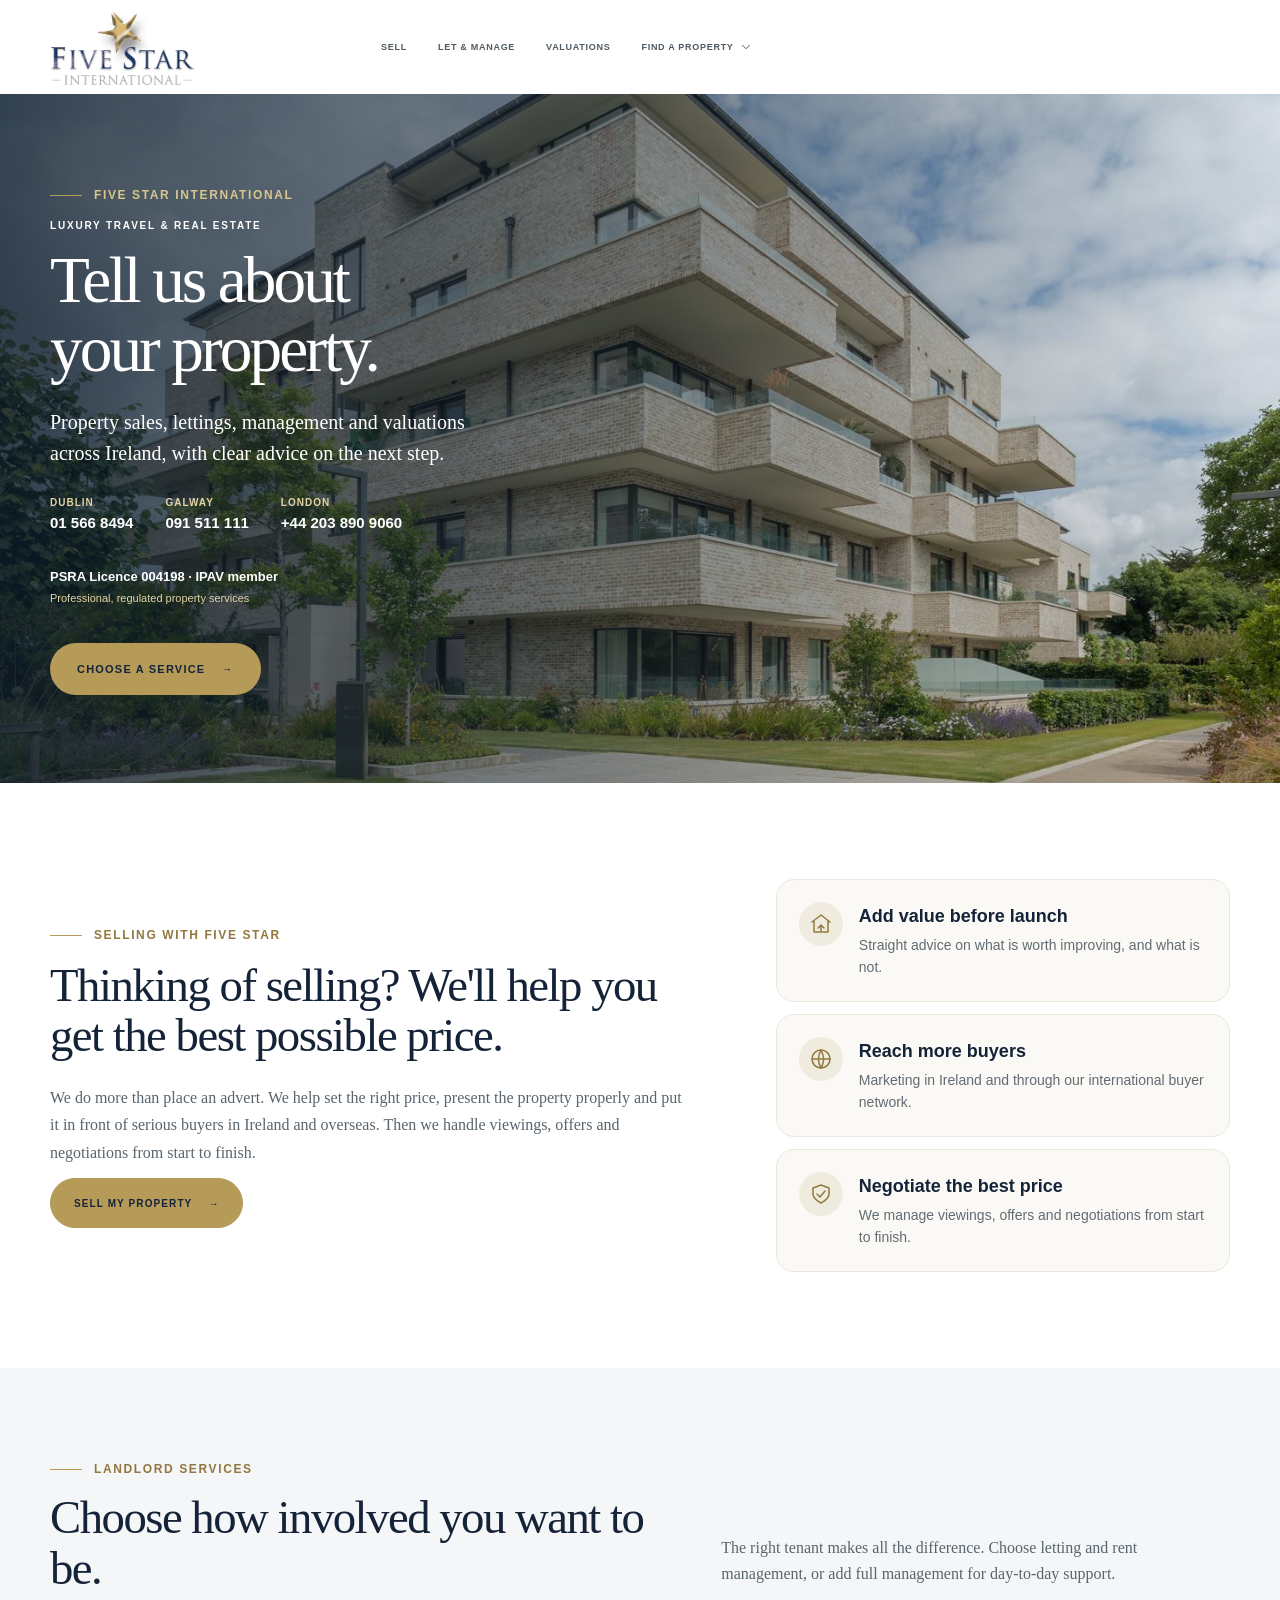
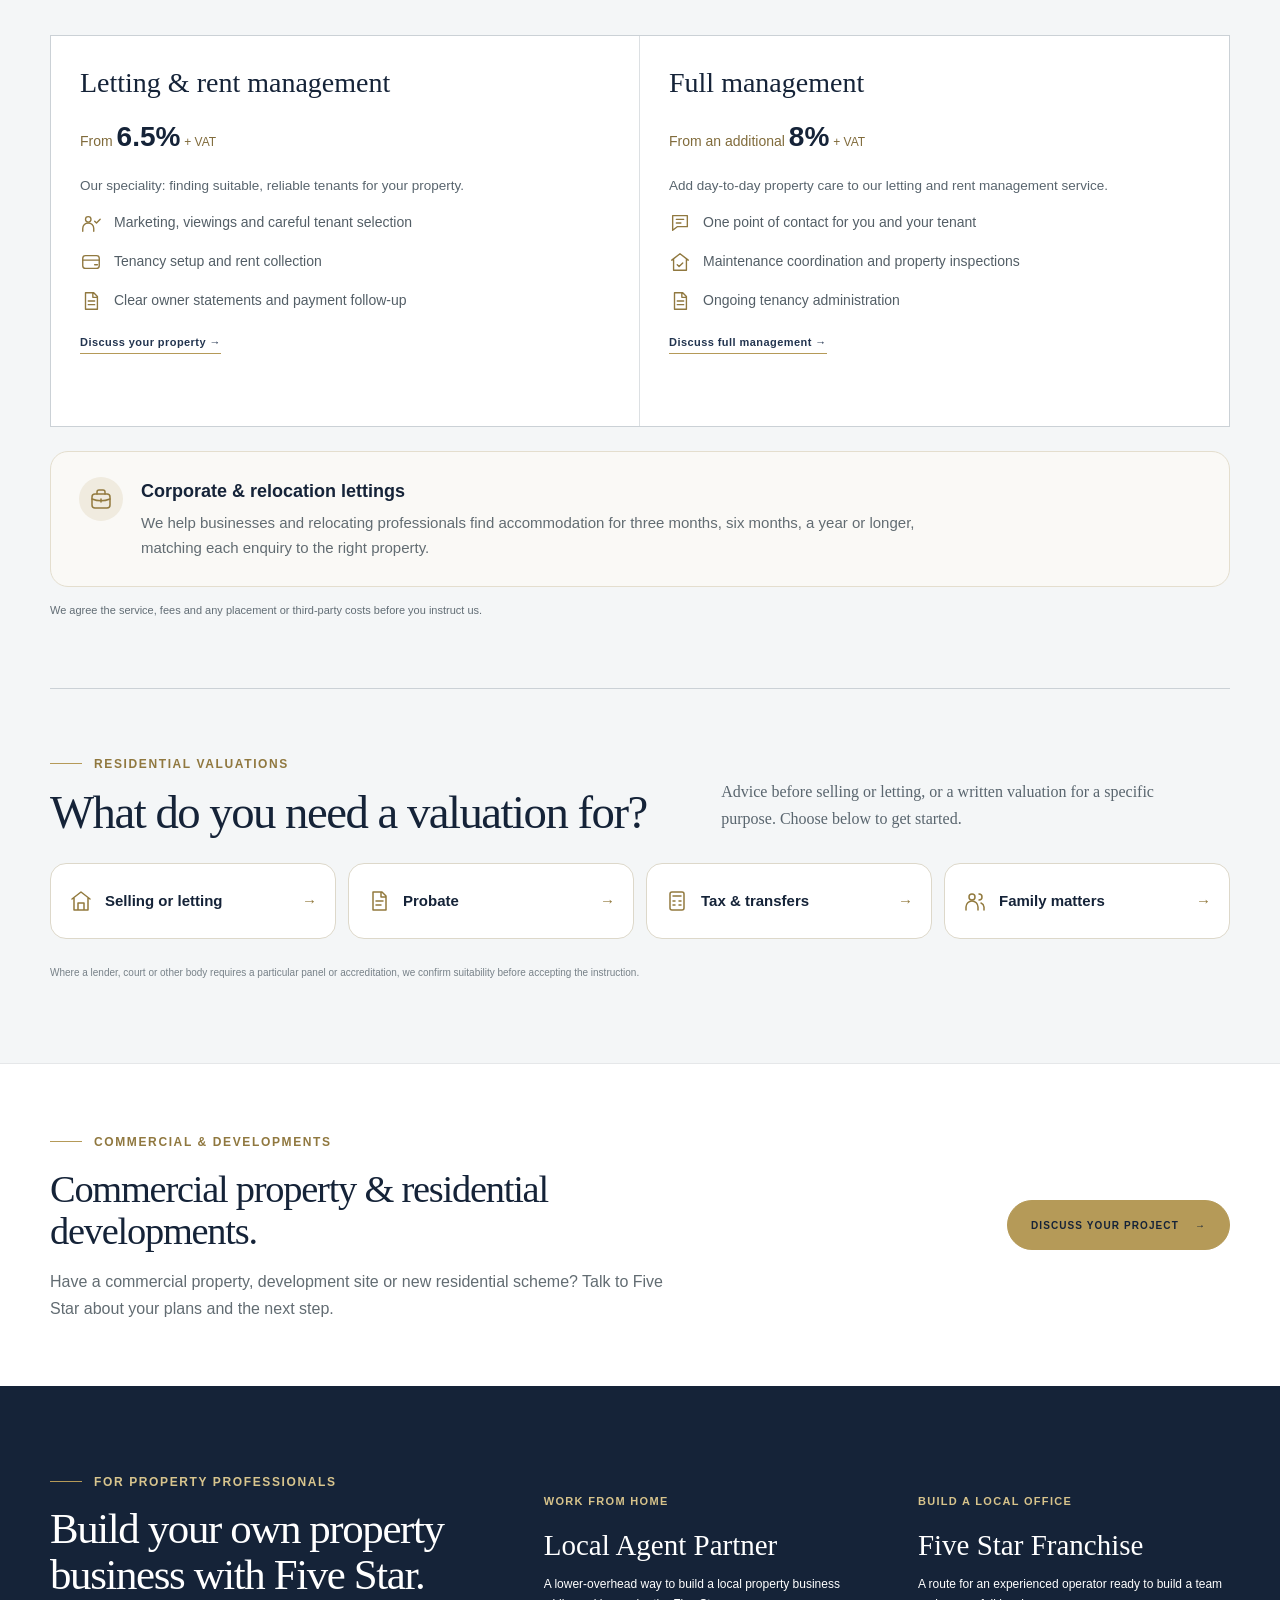
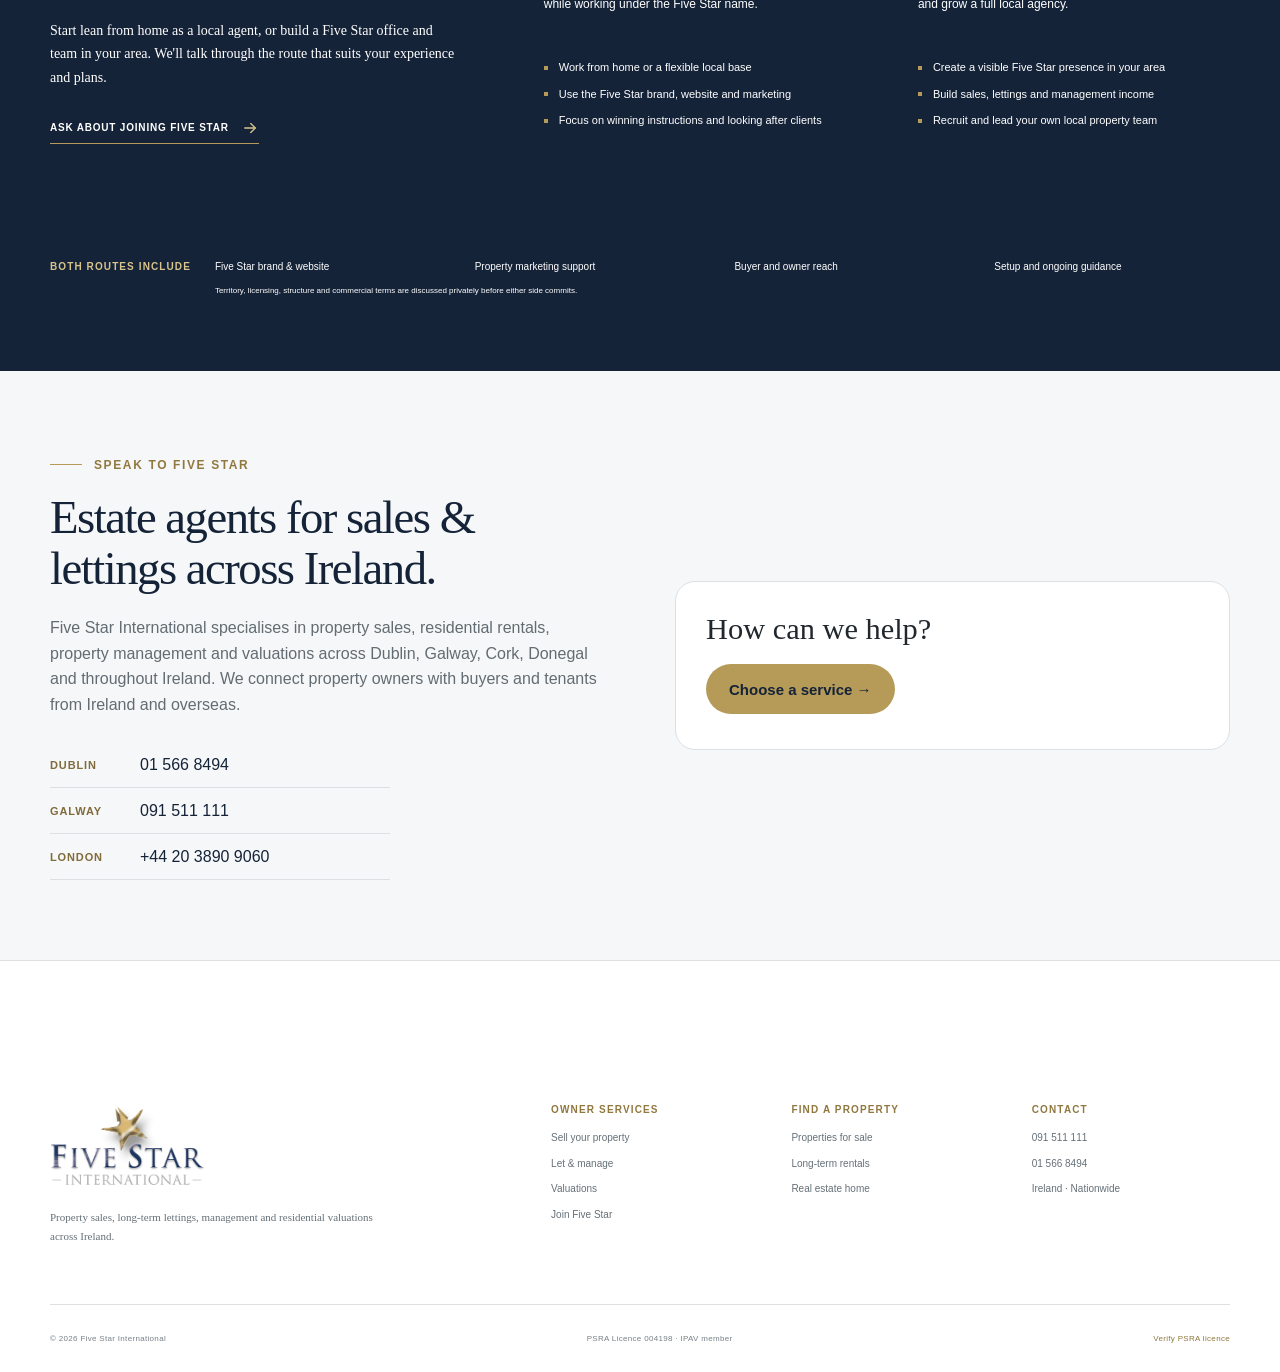
<file: index.html>
<!doctype html>
<html lang="en" class="no-js">

<head>
	<meta charset="UTF-8">
	<title>Estate Agents Ireland | Sales, Lettings &amp; Valuations | Five Star</title>
	<meta name="description"
		content="Sell, let, manage or value your property with Five Star International. Irish and international buyer network, nationwide service and clear advice. PSRA Licence 004198.">
	<meta name="robots" content="noindex,nofollow">
	<link rel="preconnect" href="https://static.fivestar.ie">
	<meta name="viewport" content="width=device-width, initial-scale=1">
	<!-- Reuse the production site's consent UI and Google Tag Manager container. -->
	<link rel="stylesheet" href="https://static.fivestar.ie/build/css/consent-5088812146.css">
	<script src="https://static.fivestar.ie/build/js/consent-d5aa14c0e8.js"></script>
	<script src="assets/analytics.js"></script>
	<link rel=stylesheet href=assets/main.css>
	<link rel="shortcut icon" href="favicon.ico">
	<link rel="stylesheet" href="assets/owner-popup.css">
	<link rel="stylesheet" href="assets/live-combined.css">
	<!-- main -->
</head>

<body>
	<main id="top">
		<header class="site-header">
			<div class="masthead shell"><a class="wordmark" href="https://fivestar.ie/"
					aria-label="Five Star Real Estate home"><img src="assets/fivestar-logo.png" width="360" height="187"
						alt="Five Star" /></a>
				<nav class="desktop-nav" aria-label="Real estate services">
					<a href="#sell">Sell</a>
					<a href="#lettings">Let &amp; manage</a><a href="#valuations">Valuations</a>
					<div class="property-menu"><button type="button" class="property-menu-trigger" aria-haspopup="true"
							aria-expanded="false">Find a property<svg aria-hidden="true" width="14" height="14" viewBox="0 0 24 24"
								fill="none" stroke="currentColor" stroke-width="1.7" stroke-linecap="round" stroke-linejoin="round">
								<path d="m6 9 6 6 6-6"></path>
							</svg></button>
						<div class="property-menu-panel" role="menu"><a role="menuitem"
								href="https://fivestar.ie/luxury-property-sales/ireland/">Browse properties for sale</a><a
								role="menuitem" href="https://fivestar.ie/luxury-long-term-rentals/ireland/">Browse long-term
								rentals</a></div>
					</div>
				</nav>
				<div class="masthead-action">
					<button type="button" id="menu-button" class="menu-button" aria-label="Open menu" aria-expanded="false"><svg
							aria-hidden="true" width="27" height="27" viewBox="0 0 24 24" fill="none" stroke="currentColor"
							stroke-width="1.7" stroke-linecap="round" stroke-linejoin="round">
							<path d="M4 7h16"></path>
							<path d="M4 12h16"></path>
							<path d="M4 17h16"></path>
						</svg></button>
				</div>
			</div>
			<nav id="mobile-nav" class="mobile-nav" aria-label="Mobile navigation"><a href="#sell">Property sales<svg
						aria-hidden="true" width="17" height="17" viewBox="0 0 24 24" fill="none" stroke="currentColor"
						stroke-width="1.7" stroke-linecap="round" stroke-linejoin="round">
						<path d="m9 18 6-6-6-6"></path>
					</svg></a><a href="#lettings">Let &amp; manage<svg aria-hidden="true" width="17" height="17"
						viewBox="0 0 24 24" fill="none" stroke="currentColor" stroke-width="1.7" stroke-linecap="round"
						stroke-linejoin="round">
						<path d="m9 18 6-6-6-6"></path>
					</svg></a><a href="#valuations">Valuations<svg aria-hidden="true" width="17" height="17" viewBox="0 0 24 24"
						fill="none" stroke="currentColor" stroke-width="1.7" stroke-linecap="round" stroke-linejoin="round">
						<path d="m9 18 6-6-6-6"></path>
					</svg></a><a href="#join">Join Five Star<svg aria-hidden="true" width="17" height="17" viewBox="0 0 24 24"
						fill="none" stroke="currentColor" stroke-width="1.7" stroke-linecap="round" stroke-linejoin="round">
						<path d="m9 18 6-6-6-6"></path>
					</svg></a><a href="#contact">Property enquiry<svg aria-hidden="true" width="17" height="17"
						viewBox="0 0 24 24" fill="none" stroke="currentColor" stroke-width="1.7" stroke-linecap="round"
						stroke-linejoin="round">
						<path d="m9 18 6-6-6-6"></path>
					</svg></a><a href="https://fivestar.ie/luxury-property-sales/ireland/">Browse properties for sale<svg
						aria-hidden="true" width="17" height="17" viewBox="0 0 24 24" fill="none" stroke="currentColor"
						stroke-width="1.7" stroke-linecap="round" stroke-linejoin="round">
						<path d="M5 12h14"></path>
						<path d="m13 6 6 6-6 6"></path>
					</svg></a><a href="https://fivestar.ie/luxury-long-term-rentals/ireland/">Browse long-term rentals<svg
						aria-hidden="true" width="17" height="17" viewBox="0 0 24 24" fill="none" stroke="currentColor"
						stroke-width="1.7" stroke-linecap="round" stroke-linejoin="round">
						<path d="M5 12h14"></path>
						<path d="m13 6 6 6-6 6"></path>
					</svg></a></nav>
		</header>
		<section class="contact-section contact-hero" id="contact" aria-labelledby="contact-heading">
			<div class="shell">
				<div class="contact-copy">
					<span class="section-label section-label-light">Five Star International</span>
					<p class="contact-brandline">Luxury Travel &amp; Real Estate</p>
					<h1 id="contact-heading">Tell us about your property.</h1>
					<p>Property sales, lettings, management and valuations across Ireland, with clear advice on the next step.</p>
					<div class="hero-phones"><a href="tel:+35315668494"><small>Dublin</small><strong>01 566 8494</strong></a><a
							href="tel:+35391511111"><small>Galway</small><strong>091 511 111</strong></a><a
							href="tel:+442038909060"><small>London</small><strong>+44 203 890 9060</strong></a></div>
					<div class="hero-credentials"><strong>PSRA Licence 004198 · IPAV member</strong><small>Professional, regulated
							property services</small></div>
					<a class="button button-gold gold" href="#contact">Choose a service <span aria-hidden="true">→</span></a>
				</div>
			</div>
		</section>
		<section class="sales-section" id="sell" aria-labelledby="sales-heading">
			<div class="shell sales-compact">
				<div class="sales-copy"><span class="section-label">Selling with Five Star</span>
					<h2 id="sales-heading">Thinking of selling? We'll help you get the best possible price.</h2>
					<p class="lead">We do more than place an advert. We help set the right price, present the property properly
						and put it in front of serious buyers in Ireland and overseas. Then we handle viewings, offers and
						negotiations from start to finish.</p>
					<a class="button button-gold" href="#contact">Sell my property <span aria-hidden="true">→</span></a>
				</div>
				<div class="sales-benefits" aria-label="How Five Star helps sellers">
					<article>
						<span class="seller-benefit-icon" aria-hidden="true"><svg viewBox="0 0 24 24" fill="none"
								stroke="currentColor" stroke-width="1.5" stroke-linecap="round" stroke-linejoin="round"
								focusable="false">
								<path d="m3 10 9-7 9 7M5 9v11h14V9M9 16l3-3 3 3M12 13v7" />
							</svg></span>
						<h3>Add value before launch</h3>
						<p>Straight advice on what is worth improving, and what is not.</p>
					</article>
					<article>
						<span class="seller-benefit-icon" aria-hidden="true"><svg viewBox="0 0 24 24" fill="none"
								stroke="currentColor" stroke-width="1.5" stroke-linecap="round" stroke-linejoin="round"
								focusable="false">
								<circle cx="12" cy="12" r="9" />
								<path d="M3 12h18M12 3a18 18 0 0 1 0 18 18 18 0 0 1 0-18Z" />
							</svg></span>
						<h3>Reach more buyers</h3>
						<p>Marketing in Ireland and through our international buyer network.</p>
					</article>
					<article>
						<span class="seller-benefit-icon" aria-hidden="true"><svg viewBox="0 0 24 24" fill="none"
								stroke="currentColor" stroke-width="1.5" stroke-linecap="round" stroke-linejoin="round"
								focusable="false">
								<path d="m12 3 8 3v6c0 5-8 9-8 9s-8-4-8-9V6l8-3Z" />
								<path d="m8 12 3 3 5-6" />
							</svg></span>
						<h3>Negotiate the best price</h3>
						<p>We manage viewings, offers and negotiations from start to finish.</p>
					</article>
				</div>
			</div>
		</section>
		<section class="services-fees-section" id="lettings" aria-labelledby="lettings-heading">
			<div class="shell">
				<header class="services-heading"><span class="section-label">Landlord services</span>
					<h2 id="lettings-heading">Choose how involved you want to be.</h2>
					<p>The right tenant makes all the difference. Choose letting and rent management, or add full management for
						day-to-day support.</p>
				</header>
				<div class="service-comparison">
					<article class="service-column">
						<div class="service-column-head">
							<h3>Letting &amp; rent management</h3>
							<p class="landlord-rate">From <strong>6.5%</strong> <span>+ VAT</span></p>
							<p>Our speciality: finding suitable, reliable tenants for your property.</p>
						</div>
						<ul class="landlord-benefits">
							<li><svg aria-hidden="true" focusable="false" viewBox="0 0 24 24" fill="none" stroke="currentColor"
									stroke-width="1.5" stroke-linecap="round" stroke-linejoin="round">
									<circle cx="9" cy="8" r="3" />
									<path d="M3 21v-3a6 6 0 0 1 12 0v3m1-11 2 2 4-4" />
								</svg><span>Marketing, viewings and careful tenant selection</span></li>
							<li><svg aria-hidden="true" focusable="false" viewBox="0 0 24 24" fill="none" stroke="currentColor"
									stroke-width="1.5" stroke-linecap="round" stroke-linejoin="round">
									<rect x="3" y="5" width="18" height="14" rx="3" />
									<path d="M3 10h18m-5 5h3" />
								</svg><span>Tenancy setup and rent collection</span></li>
							<li><svg aria-hidden="true" focusable="false" viewBox="0 0 24 24" fill="none" stroke="currentColor"
									stroke-width="1.5" stroke-linecap="round" stroke-linejoin="round">
									<path d="M6 3h9l4 4v14H6V3Zm8 0v5h5M9 12h7m-7 4h7" />
								</svg><span>Clear owner statements and payment follow-up</span></li>
						</ul><a class="text-link" href="#contact" data-service="Letting or management">Discuss your property →</a>
					</article>
					<article class="service-column">
						<div class="service-column-head">
							<h3>Full management</h3>
							<p class="landlord-rate">From an additional <strong>8%</strong> <span>+ VAT</span></p>
							<p>Add day-to-day property care to our letting and rent management service.</p>
						</div>
						<ul class="landlord-benefits">
							<li><svg aria-hidden="true" focusable="false" viewBox="0 0 24 24" fill="none" stroke="currentColor"
									stroke-width="1.5" stroke-linecap="round" stroke-linejoin="round">
									<path d="M4 4h16v12H9l-5 4V4Zm4 4h8m-8 4h5" />
								</svg><span>One point of contact for you and your tenant</span></li>
							<li><svg aria-hidden="true" focusable="false" viewBox="0 0 24 24" fill="none" stroke="currentColor"
									stroke-width="1.5" stroke-linecap="round" stroke-linejoin="round">
									<path d="m3 10 9-7 9 7M5 9v12h14V9m-10 6 2 2 4-4" />
								</svg><span>Maintenance coordination and property inspections</span></li>
							<li><svg aria-hidden="true" focusable="false" viewBox="0 0 24 24" fill="none" stroke="currentColor"
									stroke-width="1.5" stroke-linecap="round" stroke-linejoin="round">
									<path d="M6 3h9l4 4v14H6V3Zm8 0v5h5M9 12h7m-7 4h7" />
								</svg><span>Ongoing tenancy administration</span></li>
						</ul><a class="text-link" href="#contact" data-service="Letting or management">Discuss full management →</a>
					</article>
				</div>
				<aside class="corporate-lettings" aria-labelledby="corporate-lettings-heading"><span class="corporate-icon"
						aria-hidden="true"><svg viewBox="0 0 24 24" fill="none" stroke="currentColor" stroke-width="1.5"
							stroke-linecap="round" stroke-linejoin="round" focusable="false">
							<rect x="3" y="7" width="18" height="14" rx="3" />
							<path d="M8 7V5a2 2 0 0 1 2-2h4a2 2 0 0 1 2 2v2M3 12a24 24 0 0 0 18 0m-9 0v3" />
						</svg></span>
					<div>
						<h3 id="corporate-lettings-heading">Corporate &amp; relocation lettings</h3>
						<p>We help businesses and relocating professionals find accommodation for three months, six months, a year
							or longer, matching each enquiry to the right property.</p>
					</div>
				</aside>
				<p class="placement-note">We agree the service, fees and any placement or third-party costs before you instruct
					us.</p>
				<div class="valuation-compact" id="valuations">
					<div class="valuation-heading"><span class="section-label">Residential valuations</span>
						<h2 id="valuation-heading">What do you need a valuation for?</h2>
						<p>Advice before selling or letting, or a written valuation for a specific purpose. Choose below to get
							started.</p>
					</div>
					<div class="valuation-options" role="group" aria-label="Valuation purpose"><button type="button"
							class="valuation-option" data-valuation="Market valuation"><svg aria-hidden="true" focusable="false"
								viewBox="0 0 24 24" fill="none" stroke="currentColor" stroke-width="1.5" stroke-linecap="round"
								stroke-linejoin="round">
								<path d="m3 10 9-7 9 7M5 9v12h14V9m-10 12v-7h6v7" />
							</svg><span>Selling or letting</span><span class="valuation-arrow"
								aria-hidden="true">→</span></button><button type="button" class="valuation-option"
							data-valuation="Probate valuation"><svg aria-hidden="true" focusable="false" viewBox="0 0 24 24"
								fill="none" stroke="currentColor" stroke-width="1.5" stroke-linecap="round" stroke-linejoin="round">
								<path d="M6 3h9l4 4v14H6V3Zm8 0v5h5M9 12h7m-7 4h5" />
							</svg><span>Probate</span><span class="valuation-arrow" aria-hidden="true">→</span></button><button
							type="button" class="valuation-option" data-valuation="Tax &amp; transfer valuation"><svg
								aria-hidden="true" focusable="false" viewBox="0 0 24 24" fill="none" stroke="currentColor"
								stroke-width="1.5" stroke-linecap="round" stroke-linejoin="round">
								<rect x="5" y="3" width="14" height="18" rx="2" />
								<path d="M8 7h8m-8 5h2m4 0h2m-8 4h2m4 0h2" />
							</svg><span>Tax &amp; transfers</span><span class="valuation-arrow"
								aria-hidden="true">→</span></button><button type="button" class="valuation-option"
							data-valuation="Family valuation"><svg aria-hidden="true" focusable="false" viewBox="0 0 24 24"
								fill="none" stroke="currentColor" stroke-width="1.5" stroke-linecap="round" stroke-linejoin="round">
								<circle cx="9" cy="8" r="3" />
								<path d="M3 21v-3a6 6 0 0 1 12 0v3m1-16a3 3 0 0 1 0 6m2 3a5 5 0 0 1 3 4v3" />
							</svg><span>Family matters</span><span class="valuation-arrow" aria-hidden="true">→</span></button></div>
					<p class="valuation-caveat">Where a lender, court or other body requires a particular panel or accreditation,
						we confirm suitability before accepting the instruction.</p>
				</div>

			</div>
		</section>
		<section class="commercial-section" id="commercial" aria-labelledby="commercial-heading">
			<div class="shell commercial-inner">
				<div><span class="section-label">Commercial &amp; developments</span>
					<h2 id="commercial-heading">Commercial property &amp; residential developments.</h2>
					<p>Have a commercial property, development site or new residential scheme? Talk to Five Star about your plans
						and the next step.</p>
				</div><a class="button button-gold" href="#contact">Discuss your project <span aria-hidden="true">→</span></a>
			</div>
		</section>
		<section class="partner-section" id="join" aria-labelledby="partner-heading">
			<div class="shell partner-grid">
				<header class="partner-intro"><span class="section-label section-label-light">For property professionals</span>
					<h2 id="partner-heading">Build your own property business with Five Star.</h2>
					<p>Start lean from home as a local agent, or build a Five Star office and team in your area. We'll talk
						through the route that suits your experience and plans.</p><a class="partner-cta"
						href="tel:+35391511111">Ask about
						joining Five Star <svg aria-hidden="true" width="18" height="18" viewBox="0 0 24 24" fill="none"
							stroke="currentColor" stroke-width="1.7" stroke-linecap="round" stroke-linejoin="round">
							<path d="M5 12h14"></path>
							<path d="m13 6 6 6-6 6"></path>
						</svg></a>
				</header>
				<div class="partner-models">
					<article>
						<div class="partner-model-label">Work from home</div>
						<h3>Local Agent Partner</h3>
						<p>A lower-overhead way to build a local property business while working under the Five Star name.</p>
						<ul>
							<li>Work from home or a flexible local base</li>
							<li>Use the Five Star brand, website and marketing</li>
							<li>Focus on winning instructions and looking after clients</li>
						</ul>
					</article>
					<article>
						<div class="partner-model-label">Build a local office</div>
						<h3>Five Star Franchise</h3>
						<p>A route for an experienced operator ready to build a team and grow a full local agency.</p>
						<ul>
							<li>Create a visible Five Star presence in your area</li>
							<li>Build sales, lettings and management income</li>
							<li>Recruit and lead your own local property team</li>
						</ul>
					</article>
				</div>
			</div>
			<div class="shell partner-support"><b>Both routes include</b><span>Five Star brand &amp;
					website</span><span>Property marketing support</span><span>Buyer and owner reach</span><span>Setup and ongoing
					guidance</span><small>Territory, licensing, structure and commercial terms are discussed privately before
					either side commits.</small></div>
		</section>
		<section class="enquiry-section">
			<div class="shell enquiry-grid">
				<div><span class="section-label">Speak to Five Star</span>
					<h2>Estate agents for sales &amp; lettings across Ireland.</h2>
					<p>Five Star International specialises in property sales, residential rentals, property management and
						valuations across Dublin, Galway, Cork, Donegal and throughout Ireland. We connect property owners with
						buyers and tenants from Ireland and overseas.</p>
					<div class="enquiry-phones">
						<a href="tel:+35315668494"><span>Dublin</span><strong>01 566 8494</strong></a>
						<a href="tel:+35391511111"><span>Galway</span><strong>091 511 111</strong></a>
						<a href="tel:+442038909060"><span>London</span><strong>+44 20 3890 9060</strong></a>
					</div>
				</div>
				<form id="enquiry-form">

				</form>
			</div>
		</section>
		<footer class="site-footer">
			<div class="shell footer-main">
				<div class="footer-brand"><a class="wordmark" href="#top" aria-label="Five Star Real Estate home"><img
							src="assets/fivestar-logo.png" width="360" height="187" alt="Five Star" /></a>
					<p>Property sales, long-term lettings, management and residential valuations across Ireland.</p>
				</div>
				<div class="footer-links">
					<div>
						<b>Owner services</b><a href="#sell">Sell your property</a><a href="#lettings">Let &amp; manage</a><a
							href="#valuations">Valuations</a><a href="#join">Join Five Star</a>
					</div>
					<div><b>Find a property</b><a href="https://fivestar.ie/luxury-property-sales/ireland/">Properties for
							sale</a><a href="https://fivestar.ie/luxury-long-term-rentals/ireland/">Long-term rentals</a><a
							href="https://fivestar.ie/real-estate/">Real estate home</a></div>
					<div><b>Contact</b><a href="tel:+35391511111">091 511 111</a><a href="tel:+35315668494">01 566
							8494</a><span>Ireland · Nationwide</span></div>
				</div>
			</div>
			<div class="shell footer-bottom"><span>© 2026 Five Star International</span><span>PSRA Licence 004198 · IPAV
					member</span><a
					href="https://www.psr.ie/psra-registers/register-of-licensed-property-services-providers/">Verify PSRA
					licence</a></div>
		</footer>
	</main>

	<script src="assets/owner-combined.js"></script>
	<script src="assets/live-navigation.js"></script>
</body>

</html>
</file>
<file: assets/owner-popup.css>
.button,.nav-cta{border-radius:999px;transition:transform .2s ease,box-shadow .2s ease,background .2s ease}
.button:hover,.nav-cta:hover{transform:translateY(-2px);box-shadow:0 8px 22px #0002}
.button:active,.nav-cta:active{transform:translateY(0)}
.route-grid{border-radius:18px;overflow:hidden}.route-card{transition:background .2s ease,box-shadow .2s ease}.service-card,.fee-card,.credential{border-radius:14px}.service-card{transition:transform .2s ease,box-shadow .2s ease}.service-card:hover{transform:translateY(-3px);box-shadow:0 14px 28px #0001}
:focus-visible{outline:3px solid #997535;outline-offset:4px}
.owner-start{align-self:center;border:1px solid var(--line);border-radius:20px;padding:30px;background:var(--paper)}.owner-start h3{font:400 1.9rem var(--serif);margin:0 0 12px}.owner-start p{color:var(--muted)}.owner-start .button{margin:5px 0}
.owner-dialog{border:0;border-radius:24px;padding:30px;width:min(550px,calc(100% - 24px));max-height:calc(100dvh - 24px);overflow:auto;color:var(--ink);background:#fff;box-shadow:0 30px 100px #0004}
.owner-dialog[open]{animation:owner-in .22s ease-out}.owner-dialog::backdrop{background:#16202288;backdrop-filter:blur(5px)}
.owner-dialog .owner-close{position:absolute;right:15px;top:15px;border:1px solid var(--line);border-radius:50%;width:42px;height:42px;background:#fff;font-size:1.5rem;cursor:pointer}
.owner-dialog h2{font:400 2rem/1.12 var(--serif);margin:5px 40px 12px 0}.owner-dialog .eyebrow{color:#87672c;font-size:.68rem}.owner-intro{font-size:.94rem;color:var(--muted);margin:0 0 19px}
.owner-choices{display:grid;gap:9px}.owner-choice{position:relative;text-align:left;border:1px solid #dfd8c8;background:#fcfaf5;border-radius:13px;padding:15px 42px 15px 16px;cursor:pointer;transition:background .2s,transform .2s}.owner-choice:hover{background:#f2e7ce;transform:translateX(3px)}.owner-choice:after{content:'→';position:absolute;right:17px;top:24px;color:#87672c}.owner-choice strong,.owner-choice small{display:block}.owner-choice small{color:var(--muted);margin-top:4px;line-height:1.4}
.owner-dialog form{padding:0;background:#fff}.owner-dialog .field{margin-bottom:14px}.owner-dialog input,.owner-dialog select,.owner-dialog textarea{border-radius:10px;min-height:48px;font-size:16px}.owner-dialog .field-error{color:#a13f35;font-size:.78rem;line-height:1.4;margin:7px 0 0}.owner-dialog [aria-invalid=true]{border-color:#a13f35}.owner-dialog .form-status{font-size:.8rem;line-height:1.5;margin:16px 0 8px;color:#a13f35}.owner-dialog .form-status.is-success{color:#26704f}.owner-dialog .form-grid{gap:12px}.owner-dialog .button{width:100%;min-height:50px}.owner-back{border:0;background:none;padding:8px 0;margin:0 0 10px;color:#786034;text-decoration:underline;cursor:pointer}.owner-progress{display:flex;gap:8px;margin:20px 0}.owner-progress span{flex:1;border-bottom:2px solid #e2dfd7;font-size:.75rem;color:var(--muted);padding-bottom:6px}.owner-progress .active{border-color:var(--gold);color:var(--ink)}
.owner-dialog [hidden]{display:none!important}.owner-success{padding:20px 0}.owner-success p{color:var(--muted)}body.owner-open{overflow:hidden}.owner-demo{font-size:.72rem;color:var(--muted);margin-top:12px}
@keyframes owner-in{from{opacity:0;transform:translateY(12px)}to{opacity:1;transform:none}}
@media(max-width:600px){.owner-dialog{padding:25px 20px;border-radius:20px}.owner-dialog h2{font-size:1.8rem}.owner-dialog .form-grid{grid-template-columns:1fr}.owner-start{padding:24px}.nav-cta{border-radius:999px}}
@media(prefers-reduced-motion:reduce){html{scroll-behavior:auto}*,*:before,*:after{animation:none!important;transition:none!important}}
.owner-back{display:block;min-height:44px;margin:0;padding:10px 0;text-decoration:none;font-size:.86rem}
.fee-grid{grid-template-columns:repeat(2,minmax(0,1fr))}.owner-simple .owner-choice{min-height:64px;display:flex;align-items:center}.owner-simple .owner-back{margin-bottom:10px}.owner-simple .owner-choice:after{top:50%;transform:translateY(-50%)}.owner-simple .field{margin-bottom:12px}.owner-simple .form-note{margin:12px 0 6px}
@media(max-width:900px){.fee-grid{grid-template-columns:1fr}}
.owner-products{border:0;padding:0;margin:0 0 20px;min-width:0}.owner-products legend{padding:0;margin-bottom:10px;font-size:.85rem;font-weight:600}.owner-product-list{display:grid;gap:9px}.owner-product{position:relative;display:block;cursor:pointer}.owner-dialog .owner-product input{position:absolute;inset:0;width:100%;height:100%;min-height:0;margin:0;opacity:0;cursor:pointer;z-index:1}.owner-product-face{display:block;position:relative;border:1px solid #d9d6cf;background:#faf9f6;border-radius:13px;padding:13px 42px 13px 14px;transition:background .18s,border-color .18s,box-shadow .18s}.owner-product-face strong{display:block;font-size:.93rem;font-weight:650;line-height:1.4}.owner-product-face small{display:block;font-size:.78rem;color:#646b6d;line-height:1.4;margin-top:3px}.owner-product input:checked+.owner-product-face{border-color:#a1803d;background:#f7efdE;box-shadow:inset 0 0 0 1px #a1803d}.owner-product input:checked+.owner-product-face:after{content:'✓';position:absolute;right:15px;top:18px;color:#785a23;font-weight:800}.owner-product input:focus-visible+.owner-product-face{outline:3px solid #997535;outline-offset:3px}
.owner-progress{margin:10px 0 20px}.owner-dialog .form-note{font-size:.76rem;line-height:1.5;margin:16px 0 8px}.owner-dialog .owner-demo{font-size:.7rem;margin:8px 0 0}.owner-dialog input,.owner-dialog select{line-height:1.4;padding:13px 14px}.owner-dialog .field label{font-size:.85rem;font-weight:600}.owner-dialog h2:focus{outline:none}
@media(max-width:600px){
 .owner-dialog{position:fixed;inset:auto 0 0;margin:0;width:100%;max-width:none;height:90svh;max-height:100dvh;border-radius:22px 22px 0 0;padding:30px 22px calc(22px + env(safe-area-inset-bottom));overscroll-behavior:contain;scroll-padding:20px;-webkit-overflow-scrolling:touch}
 .owner-dialog .eyebrow{margin:0 48px 12px 0;font-size:.65rem;letter-spacing:.12em}
 .owner-dialog h2{font-family:var(--sans);font-size:1.45rem;font-weight:600;letter-spacing:-.025em;line-height:1.25;margin:0 40px 10px 0}
 .owner-intro{font-size:.9rem;line-height:1.5;margin-bottom:14px}
 .owner-dialog .owner-close{top:14px;right:14px;width:44px;height:44px;background:#f7f5f0}
 .owner-dialog .field{margin-bottom:16px}.owner-dialog .button{min-height:52px;font-size:.95rem;margin-top:4px}
 .owner-choice{min-height:78px;padding:16px 38px 16px 16px}.owner-choice strong{font-size:.97rem}.owner-choice small{font-size:.8rem}.owner-choice:hover{transform:none}
 .owner-dialog [data-change]{font-size:.8rem;color:#626b6c}.owner-dialog [data-back]{width:100%;text-align:center;margin-top:8px}
}
.owner-modal-backdrop{position:fixed;z-index:999;top:0;right:0;bottom:0;left:0;background:rgba(22,32,34,.53);display:none}
.owner-dialog.owner-modal{position:fixed;z-index:1000;top:50%;left:50%;display:none;margin:0;max-height:90%;transform:translate(-50%,-50%);box-shadow:0 30px 100px rgba(0,0,0,.27)}
@media(max-width:600px){.owner-dialog.owner-modal{top:auto;right:0;bottom:0;left:0;width:100%;max-width:none;transform:none}}
</file>
<file: assets/live-combined.css>
:root{--ink:#152338;--line:#dce0e3;--paper:#f7f6f2;--muted:#626c72;--gold:#b59a58;--serif:Georgia,'Times New Roman',serif;--sans:Arial,Helvetica,sans-serif}
.commercial-section{padding:64px 0;background:#fff;border-top:1px solid #e5e7e9}.commercial-inner{display:flex;align-items:center;justify-content:space-between;gap:40px}.commercial-inner>div{max-width:700px}.commercial-inner h2{font-size:clamp(30px,3vw,42px);margin:20px 0 16px}.commercial-inner p{color:#626c72;font-size:16px;line-height:1.7;margin:0;max-width:620px}.commercial-inner>.button{flex-shrink:0}@media(max-width:820px){.commercial-inner{display:block}.commercial-inner>.button{margin-top:24px}.commercial-section{padding:52px 0}}
.enquiry-phones a{display:grid;grid-template-columns:74px 1fr;align-items:center;gap:16px;min-height:46px;border-bottom:1px solid #dce0e3;padding:10px 0}.enquiry-phones a span{font-size:11px;font-weight:700;letter-spacing:.08em;text-transform:uppercase;color:#806b3b}.enquiry-phones a strong{font-size:16px;font-weight:500;font-variant-numeric:tabular-nums;white-space:nowrap;color:#152338}.enquiry-grid .enquiry-phones{gap:0;max-width:340px}
.hero-phones{display:flex;flex-wrap:wrap;gap:22px 32px;margin:28px 0;font-family:var(--sans)}.hero-phones a{display:flex;flex-direction:column;gap:6px;min-height:44px}.hero-phones small{text-transform:uppercase;letter-spacing:.1em;color:#e3d4a8;font-size:10px;font-weight:700}.hero-phones strong{font-size:15px;color:#fff}.hero-credentials{margin:22px 0;font-family:var(--sans)}.hero-credentials strong{font-size:13px;display:block}.hero-credentials small{display:block;font-size:11px;line-height:1.5;color:#e3d4a8;margin-top:6px}.sales-copy>.button{margin-top:12px}
.property-menu-trigger[aria-expanded=true]+.property-menu-panel{visibility:visible}
.contact-hero{background:linear-gradient(90deg,rgba(12,28,43,.78),rgba(12,28,43,.43) 55%,rgba(12,28,43,.06)),url('donnybrook-gardens.jpg') center 56%/cover;min-height:650px;display:flex;align-items:center;padding:88px 0;color:#fff}
.contact-hero .contact-copy{max-width:640px}.contact-hero h1{font-size:clamp(44px,5.1vw,70px);line-height:1.06;max-width:620px}.contact-hero .contact-copy>p:not(.contact-brandline){font:400 20px/1.55 var(--serif);max-width:460px}.contact-hero .contact-copy>.hero-small{font:400 12px/1.5 var(--sans)!important;margin-top:18px;color:#f1eee5}.contact-hero .button{margin-top:14px;border:0;min-height:52px;padding-inline:27px;font-size:11px}
.service-comparison{grid-template-columns:repeat(2,minmax(0,1fr))}.service-column-head>p{min-height:0}.service-column .text-link{margin-top:24px}.valuation-heading{margin-bottom:26px}.valuation-caveat{margin-top:25px}
.enquiry-section{padding:80px 0;background:#f6f7f8}.enquiry-grid{display:grid;grid-template-columns:1fr 1fr;gap:70px;align-items:center}.enquiry-grid h2{margin-top:20px}.enquiry-grid p{color:#626c72;line-height:1.6}.enquiry-phones{display:flex;flex-direction:column;gap:14px;margin-top:25px;font-size:14px}.owner-start{background:#fff}.owner-start .button,.owner-dialog .button{background:#b59a58;color:#152338;border:0;text-transform:none;font-size:15px;letter-spacing:0}.owner-dialog .field label{display:block;margin:0 0 7px}.owner-dialog .field input,.owner-dialog .field select{width:100%;border:1px solid #b9bfbd;background:white;padding:13px 14px}.owner-dialog .eyebrow{font-family:var(--sans);font-weight:600;letter-spacing:.12em;text-transform:uppercase;margin:0 48px 15px 0}.owner-dialog .form-note{color:var(--muted)}.owner-choices[hidden]{display:none!important}.owner-dialog h2{color:var(--ink)}.footer-main{padding-top:70px}
@media(max-width:820px){.service-comparison,.enquiry-grid{grid-template-columns:1fr}.enquiry-grid{gap:30px}.contact-hero{min-height:570px;padding:65px 0;background-position:55% center}.contact-hero .contact-copy{max-width:500px}.contact-hero h1{font-size:clamp(39px,10.5vw,52px);max-width:430px}.contact-hero .contact-copy>p:not(.contact-brandline){font-size:17px;max-width:340px}.contact-brandline{font-size:10px}.enquiry-section{padding:60px 0}.masthead{min-height:88px}.masthead .wordmark img{width:148px}.mobile-nav a{min-height:48px}.owner-dialog .button{font-size:15px}}
@media(prefers-reduced-motion:reduce){*{scroll-behavior:auto!important}}

/* Compact seller benefits, scoped to the approved sales section. */
.sales-benefits{display:grid;gap:12px;align-content:start;border:0;min-width:0}
.sales-benefits article{display:grid;grid-template-columns:44px minmax(0,1fr);column-gap:16px;row-gap:6px;align-items:start;padding:22px;border:1px solid #ebe7dc;border-radius:18px;background:#faf9f6}
.sales-benefits .seller-benefit-icon{grid-column:1;grid-row:1 / span 2;display:grid;place-items:center;width:44px;height:44px;border-radius:50%;background:#f0ebdf;color:#927a3e}
.seller-benefit-icon svg{display:block;width:24px;height:24px}
.sales-benefits article h3{grid-column:2;margin:2px 0 0;font:600 18px/1.35 var(--sans);letter-spacing:0;color:var(--ink)}
.sales-benefits article p{grid-column:2;margin:0;font:400 14px/1.6 var(--sans);color:var(--muted)}
@media(max-width:560px){.sales-benefits article{padding:18px 16px;column-gap:12px;grid-template-columns:40px minmax(0,1fr)}.sales-benefits .seller-benefit-icon{width:40px;height:40px}.sales-benefits article h3{font-size:17px}.sales-benefits article p{font-size:14px}}

.service-column-head .landlord-rate{font:400 14px/1.5 var(--sans);color:#806b3b;margin:16px 0;min-height:0}.landlord-rate strong{font-size:28px;font-weight:600;white-space:nowrap;color:var(--ink)}.landlord-rate span{white-space:nowrap;font-size:12px}
.service-column .landlord-benefits{list-style:none;padding:0;display:grid;gap:16px}.service-column .landlord-benefits li{display:grid;grid-template-columns:22px minmax(0,1fr);gap:12px;align-items:start;padding:0;margin:0;font-size:14px;line-height:1.6}.service-column .landlord-benefits li::before{display:none}.landlord-benefits svg{width:22px;height:22px;color:#927a3e;margin-top:1px}

.valuation-options{display:grid;grid-template-columns:repeat(4,minmax(0,1fr));gap:12px;margin:26px 0}.valuation-option{display:flex;align-items:center;gap:12px;min-height:76px;padding:18px;background:#fff;border:1px solid #ddd8ca;border-radius:16px;color:var(--ink);text-align:left;font:600 15px/1.35 var(--sans);cursor:pointer;transition:background .18s,border-color .18s}.valuation-option svg{width:24px;height:24px;flex-shrink:0;color:#927a3e}.valuation-arrow{margin-left:auto;color:#927a3e}.valuation-option:hover{background:#f5f0e5;border-color:#b59a58}.valuation-option:active{background:#eee6d3}@media(max-width:1080px){.valuation-options{grid-template-columns:repeat(2,minmax(0,1fr))}}@media(max-width:560px){.valuation-options{gap:10px}.valuation-option{flex-wrap:wrap;gap:10px;padding:16px;min-height:108px;font-size:14px}.valuation-option>span:not(.valuation-arrow){order:2;flex-basis:100%}.valuation-option .valuation-arrow{order:1}}

.corporate-lettings{display:grid;grid-template-columns:44px minmax(0,1fr);gap:18px;align-items:start;margin-top:24px;padding:25px 28px;border:1px solid #e4dece;border-radius:18px;background:#faf9f6}.corporate-icon{display:grid;place-items:center;width:44px;height:44px;border-radius:50%;background:#f0ebdf;color:#927a3e}.corporate-icon svg{width:24px;height:24px}.corporate-lettings h3{font:600 18px/1.35 var(--sans);color:var(--ink);margin:2px 0 8px}.corporate-lettings p{font:400 15px/1.65 var(--sans);color:var(--muted);margin:0;max-width:780px}@media(max-width:560px){.corporate-lettings{padding:20px 16px;gap:12px;grid-template-columns:40px minmax(0,1fr)}.corporate-icon{width:40px;height:40px}.corporate-lettings h3{font-size:17px}.corporate-lettings p{font-size:14px}}

@media(max-width:820px){.section-label{font-size:13px}}
</file>
